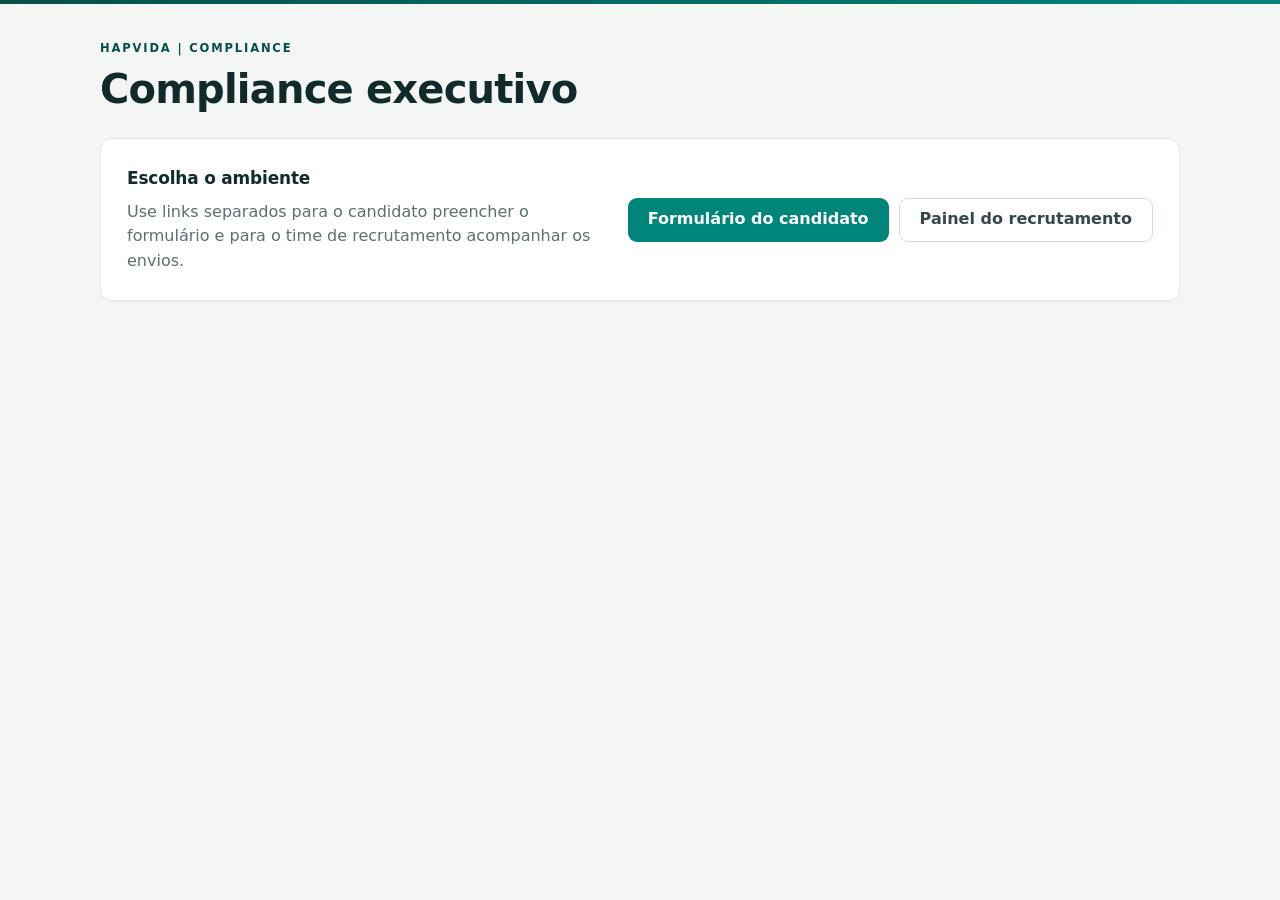
<file: index.html>
<!doctype html>
<html lang="pt-BR">
  <head>
    <meta charset="utf-8" />
    <meta name="viewport" content="width=device-width, initial-scale=1" />
    <title>Compliance Executivo | Hapvida</title>
    <link rel="stylesheet" href="styles.css" />
  </head>
  <body>
    <main class="app-shell">
      <header class="topbar landing-topbar">
        <div>
          <p class="eyebrow">Hapvida | Compliance</p>
          <h1>Compliance executivo</h1>
        </div>
      </header>

      <section class="panel landing-panel">
        <div>
          <h2>Escolha o ambiente</h2>
          <p class="landing-copy">Use links separados para o candidato preencher o formulário e para o time de recrutamento acompanhar os envios.</p>
        </div>
        <div class="landing-actions">
          <a class="primary-link-button" href="formulario.html">Formulário do candidato</a>
          <a class="secondary-link-button" href="painel.html">Painel do recrutamento</a>
        </div>
      </section>
    </main>
  </body>
</html>
</file>
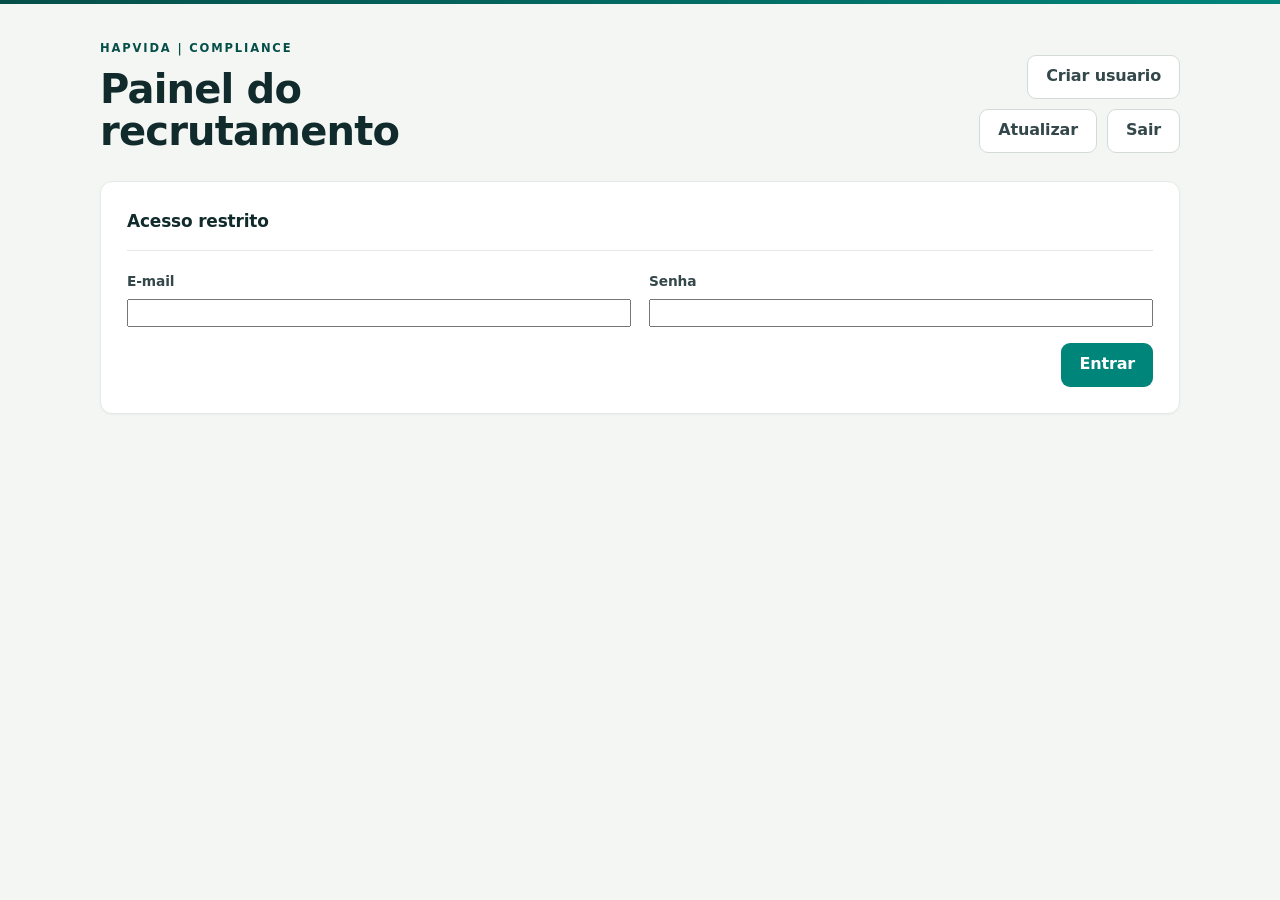
<file: admin.html>
<!doctype html>
<html lang="pt-BR">
  <head>
    <meta charset="utf-8" />
    <meta name="viewport" content="width=device-width, initial-scale=1" />
    <title>Painel de Compliance | Hapvida</title>
    <link rel="stylesheet" href="styles.css" />
    <style>
      .status-pill.pendente { background: #eef1f0; color: #5d6f70; }
      .status-pill.aprovado { background: #e4f2e7; color: #1b6b2f; }
      .status-pill.reprovado { background: #fdecea; color: #b42318; }
      .decision-actions { display: flex; gap: 6px; margin-top: 8px; }
      .btn-approve { border-color: #1b6b2f; color: #1b6b2f; }
      .btn-approve:hover { background: #e4f2e7; border-color: #1b6b2f; }
      .btn-reject { border-color: #b42318; color: #b42318; }
      .btn-reject:hover { background: #fdecea; border-color: #b42318; }
      .btn-del { border-color: #b42318; color: #b42318; }
      .btn-del:hover { background: #b42318; color: #fff; border-color: #b42318; }
      .row-actions { display: flex; gap: 6px; flex-wrap: wrap; }
      .search-input { max-width: 320px; }
      table { min-width: 860px; }
      .tabs { display: flex; gap: 6px; margin-bottom: 18px; border-bottom: 1px solid #e4e9e7; }
      .tab-btn { min-height: 40px; border: 0; border-bottom: 3px solid transparent; background: transparent; color: #5d6f70; font-weight: 700; padding: 0 14px; border-radius: 0; }
      .tab-btn:hover { color: #064f49; }
      .tab-btn.active { color: #064f49; border-bottom-color: #00857b; }
      .tab-btn .tab-count { display: inline-grid; place-items: center; min-width: 20px; height: 20px; margin-left: 6px; padding: 0 6px; border-radius: 999px; background: #eef1f0; color: #5d6f70; font-size: 0.72rem; }
      .tab-btn.active .tab-count { background: #e7f2f0; color: #064f49; }
      .visto-badge { display: inline-flex; align-items: center; gap: 4px; margin-top: 4px; color: #1b6b2f; font-size: 0.76rem; font-weight: 700; }
      .visto-badge.nao { color: #9aa8a8; font-weight: 600; }
    </style>
  </head>
  <body>
    <main class="app-shell">
      <header class="topbar">
        <div>
          <p class="eyebrow">Hapvida | Compliance</p>
          <h1>Painel do recrutamento</h1>
        </div>
        <div class="dashboard-actions" id="topActions" hidden>
          <button type="button" class="secondary-button" id="newUserButton">Criar usuario</button>
          <button type="button" class="secondary-button" id="reloadButton">Atualizar</button>
          <button type="button" class="secondary-button" id="logoutButton">Sair</button>
        </div>
      </header>

      <section class="panel" id="loginPanel" aria-labelledby="loginTitle">
        <div class="section-heading">
          <h2 id="loginTitle">Acesso restrito</h2>
          <span id="loginStatus" class="validation-summary" role="status"></span>
        </div>
        <div class="field-grid">
          <label>
            E-mail
            <input id="loginEmail" type="email" autocomplete="username" />
          </label>
          <label>
            Senha
            <input id="loginPassword" type="password" autocomplete="current-password" />
          </label>
        </div>
        <div class="config-actions" style="margin-top:16px">
          <button type="button" class="primary-button" id="loginButton">Entrar</button>
        </div>
      </section>

      <section id="dashboard" hidden>
        <section class="metrics-grid" aria-label="Indicadores">
          <article class="metric-card"><span>Recebidos</span><strong id="metricTotal">0</strong></article>
          <article class="metric-card"><span>Requer analise</span><strong id="metricWithYes">0</strong></article>
          <article class="metric-card"><span>Aprovados</span><strong id="metricAprovados">0</strong></article>
          <article class="metric-card"><span>Reprovados</span><strong id="metricReprovados">0</strong></article>
        </section>

        <section class="panel">
          <div class="section-heading">
            <h2>Formularios recebidos</h2>
            <span id="submissionsHint" class="validation-summary"></span>
          </div>
          <div class="tabs" role="tablist">
            <button type="button" class="tab-btn active" data-tab="analise">Em analise <span class="tab-count" id="countAnalise">0</span></button>
            <button type="button" class="tab-btn" data-tab="avaliados">Avaliados <span class="tab-count" id="countAvaliados">0</span></button>
          </div>
          <label style="margin-bottom:16px">
            Buscar por nome
            <input id="searchInput" class="search-input" type="text" placeholder="Digite o nome do candidato..." />
          </label>
          <div class="table-wrap">
            <table>
              <thead>
                <tr>
                  <th>Candidato</th>
                  <th>Enviado em</th>
                  <th>Sim</th>
                  <th>Conflito</th>
                  <th>Decisao</th>
                  <th>Acoes</th>
                </tr>
              </thead>
              <tbody id="submissionsTable"></tbody>
            </table>
          </div>
        </section>
      </section>
    </main>

    <dialog id="userDialog" class="review-dialog">
      <form method="dialog">
        <div class="dialog-header">
          <div>
            <p class="eyebrow">Acesso ao painel</p>
            <h2>Criar usuario</h2>
          </div>
          <button class="icon-button" value="cancel" aria-label="Fechar">&times;</button>
        </div>
        <div class="review-content">
          <div class="field-grid">
            <label>
              E-mail
              <input id="newEmail" type="email" autocomplete="off" placeholder="nome@hapvida.com.br" />
            </label>
            <label>
              Senha (minimo 6 caracteres)
              <input id="newPassword" type="password" autocomplete="new-password" />
            </label>
          </div>
          <p id="newUserStatus" class="validation-summary" style="margin-top:12px"></p>
        </div>
        <div class="dialog-actions">
          <button type="button" class="secondary-button" id="newUserClose">Cancelar</button>
          <button type="button" class="primary-button" id="newUserCreate">Criar usuario</button>
        </div>
      </form>
    </dialog>

    <dialog id="detailDialog" class="review-dialog">
      <form method="dialog">
        <div class="dialog-header">
          <div>
            <p class="eyebrow">Detalhe do envio</p>
            <h2 id="detailTitle">Respostas do candidato</h2>
          </div>
          <button class="icon-button" value="cancel" aria-label="Fechar">&times;</button>
        </div>
        <div id="detailContent" class="review-content"></div>
        <div class="dialog-actions">
          <button type="button" class="secondary-button" id="detailClose">Fechar</button>
          <button type="button" class="primary-button" id="detailReject" style="background:#b42318">Reprovar analise</button>
          <button type="button" class="primary-button" id="detailApprove" style="background:#1b6b2f">Aprovar analise</button>
        </div>
      </form>
    </dialog>

    <script>
      const SUPABASE_URL = "https://ibamaefclzhvszckpafc.supabase.co";
      const SUPABASE_ANON_KEY = "sb_publishable_G2nGXTGgpla_mmaVZGLg_A_xNVdrW-o";
      const TABLE = "compliance_submissions";

      let accessToken = sessionStorage.getItem("sb_admin_token") || null;
      let userEmail = sessionStorage.getItem("sb_admin_email") || "";
      let cache = [];
      let currentDetailId = null;
      let currentTab = "analise";

      function isAvaliado(x) {
        return x.analise_status === "Aprovado" || x.analise_status === "Reprovado";
      }

      const el = (id) => document.getElementById(id);
      const esc = (v) =>
        String(v == null ? "" : v)
          .replaceAll("&", "&amp;").replaceAll("<", "&lt;").replaceAll(">", "&gt;")
          .replaceAll('"', "&quot;").replaceAll("'", "&#039;");

      function fmtDate(value) {
        try {
          return new Intl.DateTimeFormat("pt-BR", {
            day: "2-digit", month: "2-digit", year: "numeric", hour: "2-digit", minute: "2-digit",
          }).format(new Date(value));
        } catch (e) { return value || "-"; }
      }

      function decisionClass(status) {
        if (status === "Aprovado") return "aprovado";
        if (status === "Reprovado") return "reprovado";
        return "pendente";
      }

      function showDashboard(show) {
        el("loginPanel").hidden = show;
        el("dashboard").hidden = !show;
        el("topActions").hidden = !show;
      }

      async function login() {
        const email = el("loginEmail").value.trim();
        const password = el("loginPassword").value;
        el("loginStatus").textContent = "Entrando...";
        el("loginStatus").classList.remove("error");
        try {
          const r = await fetch(SUPABASE_URL + "/auth/v1/token?grant_type=password", {
            method: "POST",
            headers: { apikey: SUPABASE_ANON_KEY, "Content-Type": "application/json" },
            body: JSON.stringify({ email: email, password: password }),
          });
          if (!r.ok) throw new Error("invalid");
          const data = await r.json();
          accessToken = data.access_token;
          userEmail = (data.user && data.user.email) ? data.user.email : email;
          sessionStorage.setItem("sb_admin_token", accessToken);
          sessionStorage.setItem("sb_admin_email", userEmail);
          el("loginStatus").textContent = "";
          el("loginPassword").value = "";
          showDashboard(true);
          loadSubmissions();
        } catch (e) {
          el("loginStatus").textContent = "Nao foi possivel entrar. Verifique e-mail e senha.";
          el("loginStatus").classList.add("error");
        }
      }

      function logout() {
        accessToken = null;
        userEmail = "";
        sessionStorage.removeItem("sb_admin_token");
        sessionStorage.removeItem("sb_admin_email");
        showDashboard(false);
      }

      async function loadSubmissions() {
        if (!accessToken) return;
        el("submissionsHint").textContent = "Carregando...";
        try {
          const r = await fetch(
            SUPABASE_URL + "/rest/v1/" + TABLE + "?select=*&order=created_at.desc",
            { headers: { apikey: SUPABASE_ANON_KEY, Authorization: "Bearer " + accessToken } }
          );
          if (r.status === 401) { logout(); return; }
          if (!r.ok) throw new Error("fail");
          cache = await r.json();
          updateMetrics();
          applyFilter();
        } catch (e) {
          el("submissionsHint").textContent = "Erro ao carregar os envios.";
        }
      }

      function updateMetrics() {
        const total = cache.length;
        const comSim = cache.filter(function (x) { return (x.respostas_sim || 0) > 0; }).length;
        const aprov = cache.filter(function (x) { return x.analise_status === "Aprovado"; }).length;
        const reprov = cache.filter(function (x) { return x.analise_status === "Reprovado"; }).length;
        el("metricTotal").textContent = total;
        el("metricWithYes").textContent = comSim;
        el("metricAprovados").textContent = aprov;
        el("metricReprovados").textContent = reprov;
      }

      function applyFilter() {
        const q = el("searchInput").value.trim().toLowerCase();
        el("countAnalise").textContent = cache.filter(function (x) { return !isAvaliado(x); }).length;
        el("countAvaliados").textContent = cache.filter(isAvaliado).length;
        let rows = cache.filter(function (x) {
          return currentTab === "avaliados" ? isAvaliado(x) : !isAvaliado(x);
        });
        if (q) rows = rows.filter(function (x) { return String(x.nome || "").toLowerCase().indexOf(q) !== -1; });
        renderTable(rows);
      }

      function renderTable(rows) {
        el("submissionsHint").textContent =
          cache.length === 0 ? "Nenhum envio ainda" : rows.length + " de " + cache.length + " envio(s)";

        el("submissionsTable").innerHTML = rows.map(function (x) {
          const atencao = (x.respostas_sim || 0) > 0;
          const dec = x.analise_status || "Pendente";
          const vistoHtml = '<span class="visto-badge">&#10003; Aberto em ' + esc(fmtDate(x.created_at)) + '</span>';
          return '<tr>' +
            '<td><strong>' + esc(x.nome || "Sem nome") + '</strong>' +
            '<span>CPF: ' + esc(x.cpf || "-") + '</span>' + vistoHtml + '</td>' +
            '<td>' + esc(fmtDate(x.created_at)) + '</td>' +
            '<td>' + esc(x.respostas_sim == null ? 0 : x.respostas_sim) + '</td>' +
            '<td><span class="status-pill ' + (atencao ? "attention" : "clear") + '">' + esc(x.status || "-") + '</span></td>' +
            '<td>' +
              '<span class="status-pill ' + decisionClass(dec) + '">' + esc(dec) + '</span>' +
              '<div class="decision-actions">' +
                '<button type="button" class="table-button btn-approve" data-approve="' + esc(x.id) + '">Aprovar</button>' +
                '<button type="button" class="table-button btn-reject" data-reject="' + esc(x.id) + '">Reprovar</button>' +
              '</div>' +
            '</td>' +
            '<td><div class="row-actions">' +
              '<button type="button" class="table-button" data-view="' + esc(x.id) + '">Ver respostas</button>' +
              '<button type="button" class="table-button btn-del" data-del="' + esc(x.id) + '">Excluir</button>' +
            '</div></td>' +
            '</tr>';
        }).join("");
      }

      async function setDecision(id, status) {
        if (!accessToken) return;
        try {
          const r = await fetch(SUPABASE_URL + "/rest/v1/" + TABLE + "?id=eq." + encodeURIComponent(id), {
            method: "PATCH",
            headers: {
              apikey: SUPABASE_ANON_KEY,
              Authorization: "Bearer " + accessToken,
              "Content-Type": "application/json",
              Prefer: "return=minimal",
            },
            body: JSON.stringify({
              analise_status: status,
              analisado_por: userEmail,
              analisado_em: new Date().toISOString(),
            }),
          });
          if (r.status === 401) { logout(); return; }
          if (!r.ok) { alert("Nao foi possivel salvar a decisao."); return; }
          const item = cache.find(function (c) { return c.id === id; });
          if (item) {
            item.analise_status = status;
            item.analisado_por = userEmail;
            item.analisado_em = new Date().toISOString();
          }
          updateMetrics();
          applyFilter();
        } catch (e) {
          alert("Erro ao salvar a decisao.");
        }
      }

      async function deleteSubmission(id) {
        if (!accessToken) return;
        const item = cache.find(function (c) { return c.id === id; });
        const nome = item ? (item.nome || "este envio") : "este envio";
        if (!confirm('Excluir definitivamente o envio de "' + nome + '"? Esta acao nao pode ser desfeita.')) return;
        try {
          const r = await fetch(SUPABASE_URL + "/rest/v1/" + TABLE + "?id=eq." + encodeURIComponent(id), {
            method: "DELETE",
            headers: {
              apikey: SUPABASE_ANON_KEY,
              Authorization: "Bearer " + accessToken,
              Prefer: "return=minimal",
            },
          });
          if (r.status === 401) { logout(); return; }
          if (!r.ok) { alert("Nao foi possivel excluir."); return; }
          cache = cache.filter(function (c) { return c.id !== id; });
          updateMetrics();
          applyFilter();
        } catch (e) {
          alert("Erro ao excluir.");
        }
      }

      async function markViewed(id) {
        const item = cache.find(function (c) { return c.id === id; });
        if (!item || item.visto_em) return;
        const nowIso = new Date().toISOString();
        item.visto_em = nowIso;
        item.visto_por = userEmail;
        applyFilter();
        try {
          await fetch(SUPABASE_URL + "/rest/v1/" + TABLE + "?id=eq." + encodeURIComponent(id), {
            method: "PATCH",
            headers: {
              apikey: SUPABASE_ANON_KEY,
              Authorization: "Bearer " + accessToken,
              "Content-Type": "application/json",
              Prefer: "return=minimal",
            },
            body: JSON.stringify({ visto_em: nowIso, visto_por: userEmail }),
          });
        } catch (e) { /* silencioso: se a coluna ainda nao existir, apenas nao persiste */ }
      }

      async function createUser() {
        const email = el("newEmail").value.trim();
        const password = el("newPassword").value;
        const st = el("newUserStatus");
        st.classList.remove("error");
        if (!email || password.length < 6) {
          st.textContent = "Informe um e-mail valido e uma senha de pelo menos 6 caracteres.";
          st.classList.add("error");
          return;
        }
        st.textContent = "Criando...";
        try {
          const r = await fetch(SUPABASE_URL + "/auth/v1/signup", {
            method: "POST",
            headers: { apikey: SUPABASE_ANON_KEY, "Content-Type": "application/json" },
            body: JSON.stringify({ email: email, password: password }),
          });
          const data = await r.json().catch(function () { return {}; });
          if (!r.ok) {
            st.textContent = (data && (data.msg || data.error_description || data.error)) || "Nao foi possivel criar o usuario.";
            st.classList.add("error");
            return;
          }
          el("newEmail").value = "";
          el("newPassword").value = "";
          const precisaConfirmar = data && data.user && !data.session;
          st.classList.remove("error");
          st.textContent = precisaConfirmar
            ? "Usuario criado. Se a confirmacao de e-mail estiver ativa no Supabase, ele precisa confirmar o e-mail antes de entrar."
            : "Usuario criado com sucesso. Ja pode fazer login.";
        } catch (e) {
          st.textContent = "Erro ao criar o usuario.";
          st.classList.add("error");
        }
      }

      function openDetail(id) {
        const x = cache.find(function (c) { return c.id === id; });
        if (!x) return;
        currentDetailId = id;
        el("detailTitle").textContent = x.nome || "Respostas do candidato";
        const respostas = Array.isArray(x.respostas) ? x.respostas : [];
        const analisadoLinha = x.analisado_por
          ? '<p><strong>Analisado por:</strong> ' + esc(x.analisado_por) + ' em ' + esc(fmtDate(x.analisado_em)) + '</p>'
          : '';
        const vistoLinha = '<p><strong>Aberto pelo candidato em:</strong> ' + esc(fmtDate(x.created_at)) + '</p>';
        el("detailContent").innerHTML =
          '<div class="review-block">' +
            '<h3>Dados do candidato</h3>' +
            '<p><strong>Nome:</strong> ' + esc(x.nome) + '</p>' +
            '<p><strong>CPF:</strong> ' + esc(x.cpf) + '</p>' +
            '<p><strong>Data de preenchimento:</strong> ' + esc(x.data_informada || "-") + '</p>' +
            '<p><strong>Enviado em:</strong> ' + esc(fmtDate(x.created_at)) + '</p>' +
            '<p><strong>Decisao:</strong> ' + esc(x.analise_status || "Pendente") + '</p>' +
            analisadoLinha +
            vistoLinha +
          '</div>' +
          respostas.map(function (item) {
            return '<div class="review-block">' +
              '<h3>Pergunta ' + esc(item.pergunta) + ': ' + esc(item.resposta) + '</h3>' +
              '<p>' + esc(item.texto) + '</p>' +
              (item.justificativa ? '<p><strong>Justificativa:</strong> ' + esc(item.justificativa) + '</p>' : '') +
            '</div>';
          }).join("");
        el("detailDialog").showModal();
      }

      el("loginButton").addEventListener("click", login);
      el("loginPassword").addEventListener("keydown", function (e) { if (e.key === "Enter") login(); });
      el("logoutButton").addEventListener("click", logout);
      el("reloadButton").addEventListener("click", loadSubmissions);
      el("newUserButton").addEventListener("click", function () {
        el("newUserStatus").textContent = "";
        el("newUserStatus").classList.remove("error");
        el("newEmail").value = "";
        el("newPassword").value = "";
        el("userDialog").showModal();
      });
      el("newUserClose").addEventListener("click", function () { el("userDialog").close(); });
      el("newUserCreate").addEventListener("click", createUser);
      el("searchInput").addEventListener("input", applyFilter);
      document.querySelectorAll(".tab-btn").forEach(function (btn) {
        btn.addEventListener("click", function () {
          document.querySelectorAll(".tab-btn").forEach(function (b) { b.classList.remove("active"); });
          btn.classList.add("active");
          currentTab = btn.dataset.tab;
          applyFilter();
        });
      });
      el("submissionsTable").addEventListener("click", function (e) {
        const view = e.target.closest("[data-view]");
        if (view) { openDetail(view.dataset.view); return; }
        const ap = e.target.closest("[data-approve]");
        if (ap) { setDecision(ap.dataset.approve, "Aprovado"); return; }
        const rp = e.target.closest("[data-reject]");
        if (rp) { setDecision(rp.dataset.reject, "Reprovado"); return; }
        const del = e.target.closest("[data-del]");
        if (del) { deleteSubmission(del.dataset.del); return; }
      });

      el("detailClose").addEventListener("click", function () { el("detailDialog").close(); });
      el("detailApprove").addEventListener("click", function () {
        if (currentDetailId) setDecision(currentDetailId, "Aprovado");
        el("detailDialog").close();
      });
      el("detailReject").addEventListener("click", function () {
        if (currentDetailId) setDecision(currentDetailId, "Reprovado");
        el("detailDialog").close();
      });

      if (accessToken) { showDashboard(true); loadSubmissions(); }
    </script>
  </body>
</html>
</file>
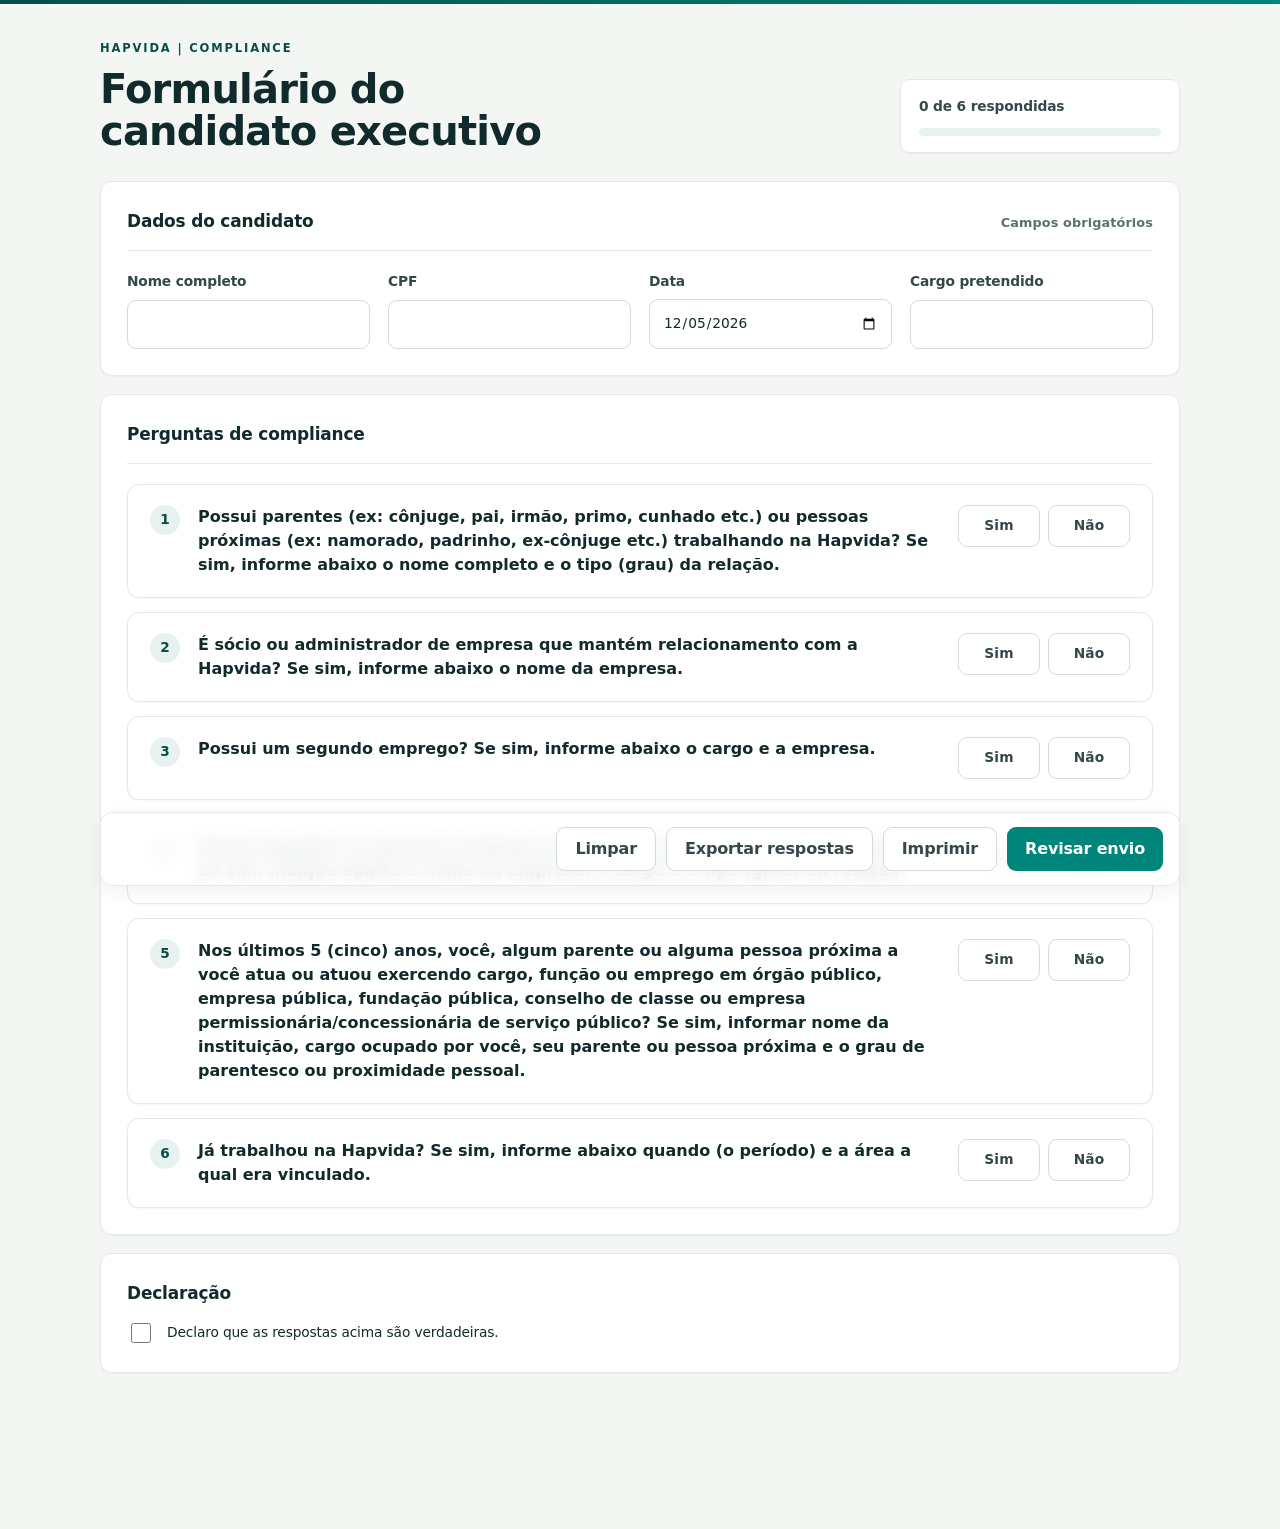
<file: formulario.html>
<!doctype html>
<html lang="pt-BR">
  <head>
    <meta charset="utf-8" />
    <meta name="viewport" content="width=device-width, initial-scale=1" />
    <title>Formulário Compliance Executivo | Hapvida</title>
    <link rel="stylesheet" href="styles.css" />
  </head>
  <body>
    <main class="app-shell">
      <header class="topbar">
        <div>
          <p class="eyebrow">Hapvida | Compliance</p>
          <h1>Formulário do candidato executivo</h1>
        </div>
        <div class="progress-card" aria-live="polite">
          <span id="progressText">0 de 6 respondidas</span>
          <div class="progress-track" aria-hidden="true">
            <div id="progressBar" class="progress-bar"></div>
          </div>
        </div>
      </header>
      <form id="complianceForm" class="app-view active" data-view-panel="candidate" novalidate>
        <section class="panel candidate-panel" aria-labelledby="candidateTitle">
          <div class="section-heading">
            <h2 id="candidateTitle">Dados do candidato</h2>
            <span class="required-note">Campos obrigatórios</span>
          </div>
          <div class="field-grid">
            <label>
              Nome completo
              <input id="candidateName" name="candidateName" type="text" autocomplete="name" required />
            </label>
            <label>
              CPF
              <input id="candidateCpf" name="candidateCpf" type="text" inputmode="numeric" autocomplete="off" required />
            </label>
            <label>
              Data
              <input id="candidateDate" name="candidateDate" type="date" required />
            </label>
            <label>
              Cargo pretendido
              <input id="candidateRole" name="candidateRole" type="text" autocomplete="off" />
            </label>
          </div>
        </section>
        <section class="panel questions-panel" aria-labelledby="questionsTitle">
          <div class="section-heading">
            <h2 id="questionsTitle">Perguntas de compliance</h2>
            <span id="validationSummary" class="validation-summary" role="status"></span>
          </div>
          <div id="questionsList" class="questions-list"></div>
        </section>
        <section class="panel declaration-panel" aria-labelledby="declarationTitle">
          <h2 id="declarationTitle">Declaração</h2>
          <label class="checkbox-row">
            <input id="truthDeclaration" name="truthDeclaration" type="checkbox" required />
            <span>Declaro que as respostas acima são verdadeiras.</span>
          </label>
        </section>
        <section class="actions-bar" aria-label="Ações do formulário">
          <button type="button" class="secondary-button" id="clearDraftButton">Limpar</button>
          <button type="button" class="secondary-button" id="exportButton">Exportar respostas</button>
          <button type="button" class="secondary-button" id="printButton">Imprimir</button>
          <button type="submit" class="primary-button">Revisar envio</button>
        </section>
      </form>
    </main>
    <dialog id="reviewDialog" class="review-dialog">
      <form method="dialog">
        <div class="dialog-header">
          <div>
            <p class="eyebrow">Revisão final</p>
            <h2>Conferência das respostas</h2>
          </div>
          <button class="icon-button" value="cancel" aria-label="Fechar revisão">×</button>
        </div>
        <div id="reviewContent" class="review-content"></div>
        <div class="dialog-actions">
          <button class="secondary-button" value="cancel">Voltar e editar</button>
          <button class="primary-button" value="confirm" id="confirmButton">Confirmar e enviar</button>
        </div>
      </form>
    </dialog>
    <script src="app.js"></script>
  </body>
</html>
</file>
<file: styles.css>
/* =====================================================================
   Hapvida | Compliance executivo
   Estética: documento institucional — calma, precisa, identidade teal
   usada com disciplina. Sem dependências externas (fontes do sistema).
   ===================================================================== */

:root {
  color-scheme: light;

  /* Tinta e neutros */
  --ink: #112a2b;          /* texto principal, teal-carvão */
  --ink-soft: #34474a;
  --muted: #5d6f70;
  --faint: #8497989a;
  --line: #e4e9e7;
  --line-strong: #d3dbd9;
  --surface: #ffffff;
  --bg: #f4f6f4;           /* fundo neutro quente, sem gradiente frio */

  /* Marca Hapvida (teal), usada de forma coesa */
  --brand: #00857b;
  --brand-deep: #064f49;
  --brand-soft: #e7f2f0;
  --brand-tint: #f0f7f5;

  /* Estados */
  --danger: #b42318;
  --danger-soft: #fdf1ef;
  --warn-bg: #fbeed2;
  --warn-ink: #875314;
  --ok-soft: #e7f2f0;

  /* Profundidade — discreta */
  --shadow-sm: 0 1px 2px rgba(17, 42, 43, 0.04);
  --shadow-md: 0 6px 20px rgba(17, 42, 43, 0.06);

  --radius: 12px;
  --radius-sm: 9px;
  --radius-pill: 999px;

  --ring: 0 0 0 3px rgba(0, 133, 123, 0.22);

  --font: "Inter", system-ui, -apple-system, "Segoe UI", Roboto, Arial, sans-serif;
}

* { box-sizing: border-box; }

html { -webkit-text-size-adjust: 100%; }

body {
  margin: 0;
  min-height: 100vh;
  background: var(--bg);
  color: var(--ink);
  font-family: var(--font);
  font-size: 16px;
  line-height: 1.55;
  -webkit-font-smoothing: antialiased;
  text-rendering: optimizeLegibility;
}

/* Filete institucional no topo da página — assinatura discreta */
body::before {
  content: "";
  position: fixed;
  inset: 0 0 auto 0;
  height: 4px;
  background: linear-gradient(90deg, var(--brand-deep), var(--brand));
  z-index: 50;
}

button, input, textarea, select { font: inherit; color: inherit; }
a { color: inherit; }

/* ------------------------------------------------------------------ */
/* Estrutura                                                          */
/* ------------------------------------------------------------------ */

.app-shell {
  width: min(1080px, calc(100% - 40px));
  margin: 0 auto;
  padding: 40px 0 64px;
}

.topbar {
  display: grid;
  grid-template-columns: minmax(0, 1fr) 280px;
  gap: 28px;
  align-items: end;
  margin-bottom: 28px;
}

.landing-topbar { grid-template-columns: 1fr; }

.eyebrow {
  margin: 0 0 10px;
  color: var(--brand-deep);
  font-size: 0.72rem;
  font-weight: 700;
  letter-spacing: 0.16em;
  text-transform: uppercase;
}

h1, h2, h3, p { overflow-wrap: anywhere; }

h1 {
  margin: 0;
  max-width: 18ch;
  font-size: clamp(1.85rem, 1.1rem + 2.4vw, 2.5rem);
  line-height: 1.06;
  letter-spacing: -0.02em;
  font-weight: 700;
  color: var(--ink);
}

h2 {
  margin: 0;
  font-size: 1.06rem;
  font-weight: 700;
  letter-spacing: -0.01em;
}

/* ------------------------------------------------------------------ */
/* Progresso                                                          */
/* ------------------------------------------------------------------ */

.progress-card {
  background: var(--surface);
  border: 1px solid var(--line);
  border-radius: var(--radius-sm);
  box-shadow: var(--shadow-sm);
  padding: 16px 18px;
}

.progress-card span {
  display: block;
  margin-bottom: 10px;
  color: var(--ink-soft);
  font-size: 0.86rem;
  font-weight: 600;
  letter-spacing: -0.01em;
}

.progress-track {
  height: 8px;
  overflow: hidden;
  background: var(--brand-soft);
  border-radius: var(--radius-pill);
}

.progress-bar {
  width: 0%;
  height: 100%;
  background: linear-gradient(90deg, var(--brand), var(--brand-deep));
  border-radius: var(--radius-pill);
  transition: width 220ms ease;
}

/* ------------------------------------------------------------------ */
/* Painéis                                                            */
/* ------------------------------------------------------------------ */

.app-view { display: none; }
.app-view.active { display: block; }

.panel {
  background: var(--surface);
  border: 1px solid var(--line);
  border-radius: var(--radius);
  box-shadow: var(--shadow-sm);
  padding: 26px;
  margin-bottom: 18px;
}

.section-heading {
  display: flex;
  gap: 16px;
  align-items: baseline;
  justify-content: space-between;
  margin-bottom: 20px;
  padding-bottom: 16px;
  border-bottom: 1px solid var(--line);
}

.required-note,
.validation-summary {
  color: var(--muted);
  font-size: 0.8rem;
  font-weight: 600;
  letter-spacing: 0.01em;
}

.validation-summary.error { color: var(--danger); }

/* ------------------------------------------------------------------ */
/* Campos                                                             */
/* ------------------------------------------------------------------ */

.field-grid {
  display: grid;
  grid-template-columns: repeat(auto-fit, minmax(240px, 1fr));
  gap: 18px;
}

label {
  display: grid;
  gap: 7px;
  color: var(--ink-soft);
  font-size: 0.86rem;
  font-weight: 600;
  letter-spacing: -0.01em;
}

input[type="text"],
input[type="date"],
textarea {
  width: 100%;
  border: 1px solid var(--line-strong);
  border-radius: var(--radius-sm);
  background: var(--surface);
  color: var(--ink);
  padding: 12px 13px;
  font-weight: 450;
  outline: none;
  transition: border-color 150ms ease, box-shadow 150ms ease;
}

input::placeholder,
textarea::placeholder { color: #9aa8a8; }

textarea {
  min-height: 116px;
  resize: vertical;
  line-height: 1.5;
}

input:focus,
textarea:focus {
  border-color: var(--brand);
  box-shadow: var(--ring);
}

/* ------------------------------------------------------------------ */
/* Perguntas                                                          */
/* ------------------------------------------------------------------ */

.questions-list { display: grid; gap: 14px; }

.question-card {
  position: relative;
  border: 1px solid var(--line);
  border-radius: var(--radius);
  background: var(--surface);
  box-shadow: var(--shadow-sm);
  overflow: hidden;
  transition: border-color 150ms ease, box-shadow 150ms ease;
}

/* Barra lateral que carrega o estado da pergunta */
.question-card::before {
  content: "";
  position: absolute;
  inset: 0 auto 0 0;
  width: 3px;
  background: transparent;
  transition: background 150ms ease;
}

.question-card:focus-within { box-shadow: var(--shadow-md); }

.question-card.requires-justification::before { background: var(--brand); }

.question-card.invalid::before { background: var(--danger); }

.question-main {
  display: grid;
  grid-template-columns: minmax(0, 1fr) auto;
  gap: 20px;
  align-items: start;
  padding: 20px 22px;
}

.question-text {
  display: grid;
  grid-template-columns: 34px minmax(0, 1fr);
  gap: 14px;
}

.question-number {
  display: grid;
  place-items: center;
  width: 30px;
  height: 30px;
  border-radius: 50%;
  background: var(--brand-soft);
  color: var(--brand-deep);
  font-size: 0.85rem;
  font-weight: 700;
}

.question-text p {
  margin: 0;
  line-height: 1.5;
  font-weight: 550;
  color: var(--ink);
}

/* Segmentado Sim / Não */
.answer-toggle {
  display: grid;
  grid-template-columns: repeat(2, 82px);
  gap: 8px;
  min-width: 172px;
}

.answer-toggle label { cursor: pointer; margin: 0; }

.answer-toggle input {
  position: absolute;
  opacity: 0;
  pointer-events: none;
}

.answer-toggle span {
  display: grid;
  place-items: center;
  min-height: 42px;
  border: 1px solid var(--line-strong);
  border-radius: var(--radius-sm);
  background: var(--surface);
  color: var(--ink-soft);
  font-weight: 600;
  letter-spacing: 0.01em;
  transition: border-color 130ms ease, background 130ms ease, color 130ms ease;
}

.answer-toggle label:hover span { border-color: var(--brand); color: var(--brand-deep); }

.answer-toggle input:checked + span {
  border-color: var(--brand);
  background: var(--brand);
  color: #ffffff;
}

.answer-toggle input:focus-visible + span { box-shadow: var(--ring); }

/* Justificativa */
.justification-wrap {
  display: none;
  margin: 0 22px 22px 70px;
  padding: 18px;
  background: var(--brand-tint);
  border: 1px solid var(--line);
  border-radius: var(--radius-sm);
}

.question-card.requires-justification .justification-wrap { display: block; }

.question-card.invalid {
  border-color: var(--danger);
  background: var(--danger-soft);
}

.question-card.invalid .justification-wrap {
  background: #ffffff;
  border-color: #f0c4be;
}

.hint {
  margin: 9px 0 0;
  color: var(--muted);
  font-size: 0.8rem;
  font-weight: 500;
}

.error-text {
  display: none;
  margin: 9px 0 0;
  color: var(--danger);
  font-size: 0.82rem;
  font-weight: 700;
}

.question-card.invalid .error-text { display: block; }

/* ------------------------------------------------------------------ */
/* Declaração                                                         */
/* ------------------------------------------------------------------ */

.declaration-panel h2 { margin-bottom: 14px; }

.checkbox-row {
  display: flex;
  gap: 13px;
  align-items: center;
  color: var(--ink);
  font-weight: 500;
}

.checkbox-row input {
  flex: none;
  width: 20px;
  height: 20px;
  accent-color: var(--brand);
}

/* ------------------------------------------------------------------ */
/* Barra de ações                                                     */
/* ------------------------------------------------------------------ */

.actions-bar {
  position: sticky;
  bottom: 14px;
  display: flex;
  flex-wrap: wrap;
  gap: 10px;
  justify-content: flex-end;
  align-items: center;
  padding: 14px 16px;
  background: rgba(255, 255, 255, 0.82);
  -webkit-backdrop-filter: blur(10px);
  backdrop-filter: blur(10px);
  border: 1px solid var(--line);
  border-radius: var(--radius);
  box-shadow: var(--shadow-md);
}

button {
  min-height: 44px;
  border: 0;
  border-radius: var(--radius-sm);
  padding: 0 18px;
  cursor: pointer;
  font-weight: 600;
  letter-spacing: -0.01em;
  transition: background 130ms ease, border-color 130ms ease, transform 80ms ease;
}

button:active { transform: translateY(1px); }

.primary-button { background: var(--brand); color: #ffffff; }
.primary-button:hover { background: var(--brand-deep); }

.secondary-button {
  border: 1px solid var(--line-strong);
  background: var(--surface);
  color: var(--ink-soft);
}
.secondary-button:hover { background: var(--brand-tint); border-color: var(--brand); }

/* ------------------------------------------------------------------ */
/* Landing (index.html)                                               */
/* ------------------------------------------------------------------ */

.landing-panel {
  display: grid;
  grid-template-columns: minmax(0, 1fr) auto;
  gap: 26px;
  align-items: center;
}

.landing-copy {
  max-width: 60ch;
  margin: 8px 0 0;
  color: var(--muted);
  line-height: 1.55;
}

.landing-actions,
.dashboard-actions,
.config-actions {
  display: flex;
  flex-wrap: wrap;
  gap: 10px;
  justify-content: flex-end;
}

.primary-link-button,
.secondary-link-button {
  display: inline-grid;
  place-items: center;
  min-height: 44px;
  border-radius: var(--radius-sm);
  padding: 0 20px;
  font-weight: 600;
  text-decoration: none;
  transition: background 130ms ease, border-color 130ms ease;
}

.primary-link-button { background: var(--brand); color: #ffffff; }
.primary-link-button:hover { background: var(--brand-deep); }

.secondary-link-button {
  border: 1px solid var(--line-strong);
  background: var(--surface);
  color: var(--ink-soft);
}
.secondary-link-button:hover { background: var(--brand-tint); border-color: var(--brand); }

/* ------------------------------------------------------------------ */
/* Painel do recrutamento (painel.html)                               */
/* ------------------------------------------------------------------ */

.view-switch {
  display: inline-flex;
  gap: 6px;
  padding: 5px;
  margin: 0 0 18px;
  border: 1px solid var(--line);
  border-radius: var(--radius-sm);
  background: var(--surface);
  box-shadow: var(--shadow-sm);
}

.view-button {
  min-height: 38px;
  border: 0;
  background: transparent;
  color: var(--muted);
  padding: 0 16px;
  border-radius: 7px;
}

.view-button.active { background: var(--brand); color: #ffffff; }

.dashboard-hero {
  display: flex;
  gap: 18px;
  align-items: center;
  justify-content: space-between;
}

.dashboard-hero h2 { font-size: 1.4rem; }

.metrics-grid {
  display: grid;
  grid-template-columns: repeat(auto-fit, minmax(180px, 1fr));
  gap: 14px;
  margin-bottom: 18px;
}

.metric-card {
  padding: 20px;
  border: 1px solid var(--line);
  border-radius: var(--radius);
  background: var(--surface);
  box-shadow: var(--shadow-sm);
}

.metric-card span {
  display: block;
  color: var(--muted);
  font-size: 0.8rem;
  font-weight: 700;
  letter-spacing: 0.03em;
  text-transform: uppercase;
}

.metric-card strong {
  display: block;
  margin-top: 10px;
  font-size: 2.1rem;
  line-height: 1;
  letter-spacing: -0.02em;
}

.table-wrap { overflow-x: auto; }

table {
  width: 100%;
  border-collapse: collapse;
  min-width: 720px;
}

th, td {
  padding: 14px 12px;
  border-bottom: 1px solid var(--line);
  text-align: left;
  vertical-align: middle;
}

th {
  color: var(--muted);
  font-size: 0.74rem;
  font-weight: 700;
  letter-spacing: 0.04em;
  text-transform: uppercase;
}

td strong, td span { display: block; }
td span { margin-top: 4px; color: var(--muted); font-size: 0.85rem; }

.status-pill {
  display: inline-grid;
  place-items: center;
  min-height: 26px;
  width: fit-content;
  border-radius: var(--radius-pill);
  padding: 0 11px;
  font-size: 0.76rem;
  font-weight: 700;
}

.status-pill.attention { background: var(--warn-bg); color: var(--warn-ink); }
.status-pill.clear { background: var(--ok-soft); color: var(--brand-deep); }

.table-button {
  min-height: 36px;
  border: 1px solid var(--line-strong);
  background: var(--surface);
  color: var(--ink-soft);
  padding: 0 13px;
  white-space: nowrap;
}
.table-button:hover { background: var(--brand-tint); border-color: var(--brand); }

/* ------------------------------------------------------------------ */
/* Diálogo de revisão                                                 */
/* ------------------------------------------------------------------ */

.review-dialog {
  width: min(720px, calc(100% - 28px));
  border: 0;
  border-radius: var(--radius);
  padding: 0;
  box-shadow: 0 24px 70px rgba(17, 42, 43, 0.28);
}

.review-dialog::backdrop { background: rgba(11, 24, 25, 0.5); }

.dialog-header,
.dialog-actions {
  display: flex;
  gap: 16px;
  align-items: center;
  justify-content: space-between;
  padding: 20px 22px;
  border-bottom: 1px solid var(--line);
}

.dialog-actions { border-top: 1px solid var(--line); border-bottom: 0; }

.icon-button {
  width: 40px;
  min-height: 40px;
  padding: 0;
  border: 1px solid var(--line-strong);
  background: var(--surface);
  color: var(--muted);
  font-size: 1.3rem;
  border-radius: var(--radius-sm);
}
.icon-button:hover { background: var(--brand-tint); }

.review-content { max-height: 60vh; overflow: auto; padding: 8px 22px; }

.review-block { padding: 16px 0; border-bottom: 1px solid var(--line); }
.review-block:last-child { border-bottom: 0; }
.review-block h3 { margin: 0 0 8px; font-size: 0.95rem; }
.review-block p { margin: 4px 0; color: var(--ink-soft); line-height: 1.5; }

/* ------------------------------------------------------------------ */
/* Acessibilidade                                                     */
/* ------------------------------------------------------------------ */

:focus-visible { outline: 2px solid var(--brand); outline-offset: 2px; }
button:focus-visible { box-shadow: var(--ring); outline: none; }

@media (prefers-reduced-motion: reduce) {
  * { transition: none !important; }
}

/* ------------------------------------------------------------------ */
/* Responsivo                                                         */
/* ------------------------------------------------------------------ */

@media (max-width: 760px) {
  .app-shell { width: calc(100% - 28px); padding: 26px 0 56px; }

  .topbar { grid-template-columns: 1fr; gap: 18px; }

  .panel { padding: 20px; }

  .question-main {
    grid-template-columns: 1fr;
    gap: 16px;
  }

  /* Sim / Não viram alvos largos de toque, abaixo do texto */
  .answer-toggle {
    grid-template-columns: 1fr 1fr;
    min-width: 0;
    margin-left: 48px;
  }

  .answer-toggle span { min-height: 48px; }

  .justification-wrap { margin-left: 22px; }

  .section-heading {
    flex-direction: column;
    align-items: flex-start;
    gap: 6px;
  }

  .dashboard-hero { flex-direction: column; align-items: stretch; }

  .actions-bar { justify-content: stretch; }
  .actions-bar button,
  .dialog-actions button,
  .landing-actions a { flex: 1 1 auto; }

  .dialog-header,
  .dialog-actions { flex-direction: column; align-items: stretch; }
}

@media print {
  body { background: #ffffff; }
  body::before { display: none; }
  .app-shell { width: 100%; padding: 0; }
  .actions-bar, .progress-card { display: none; }
  .panel, .question-card { break-inside: avoid; box-shadow: none; }
}
</file>
